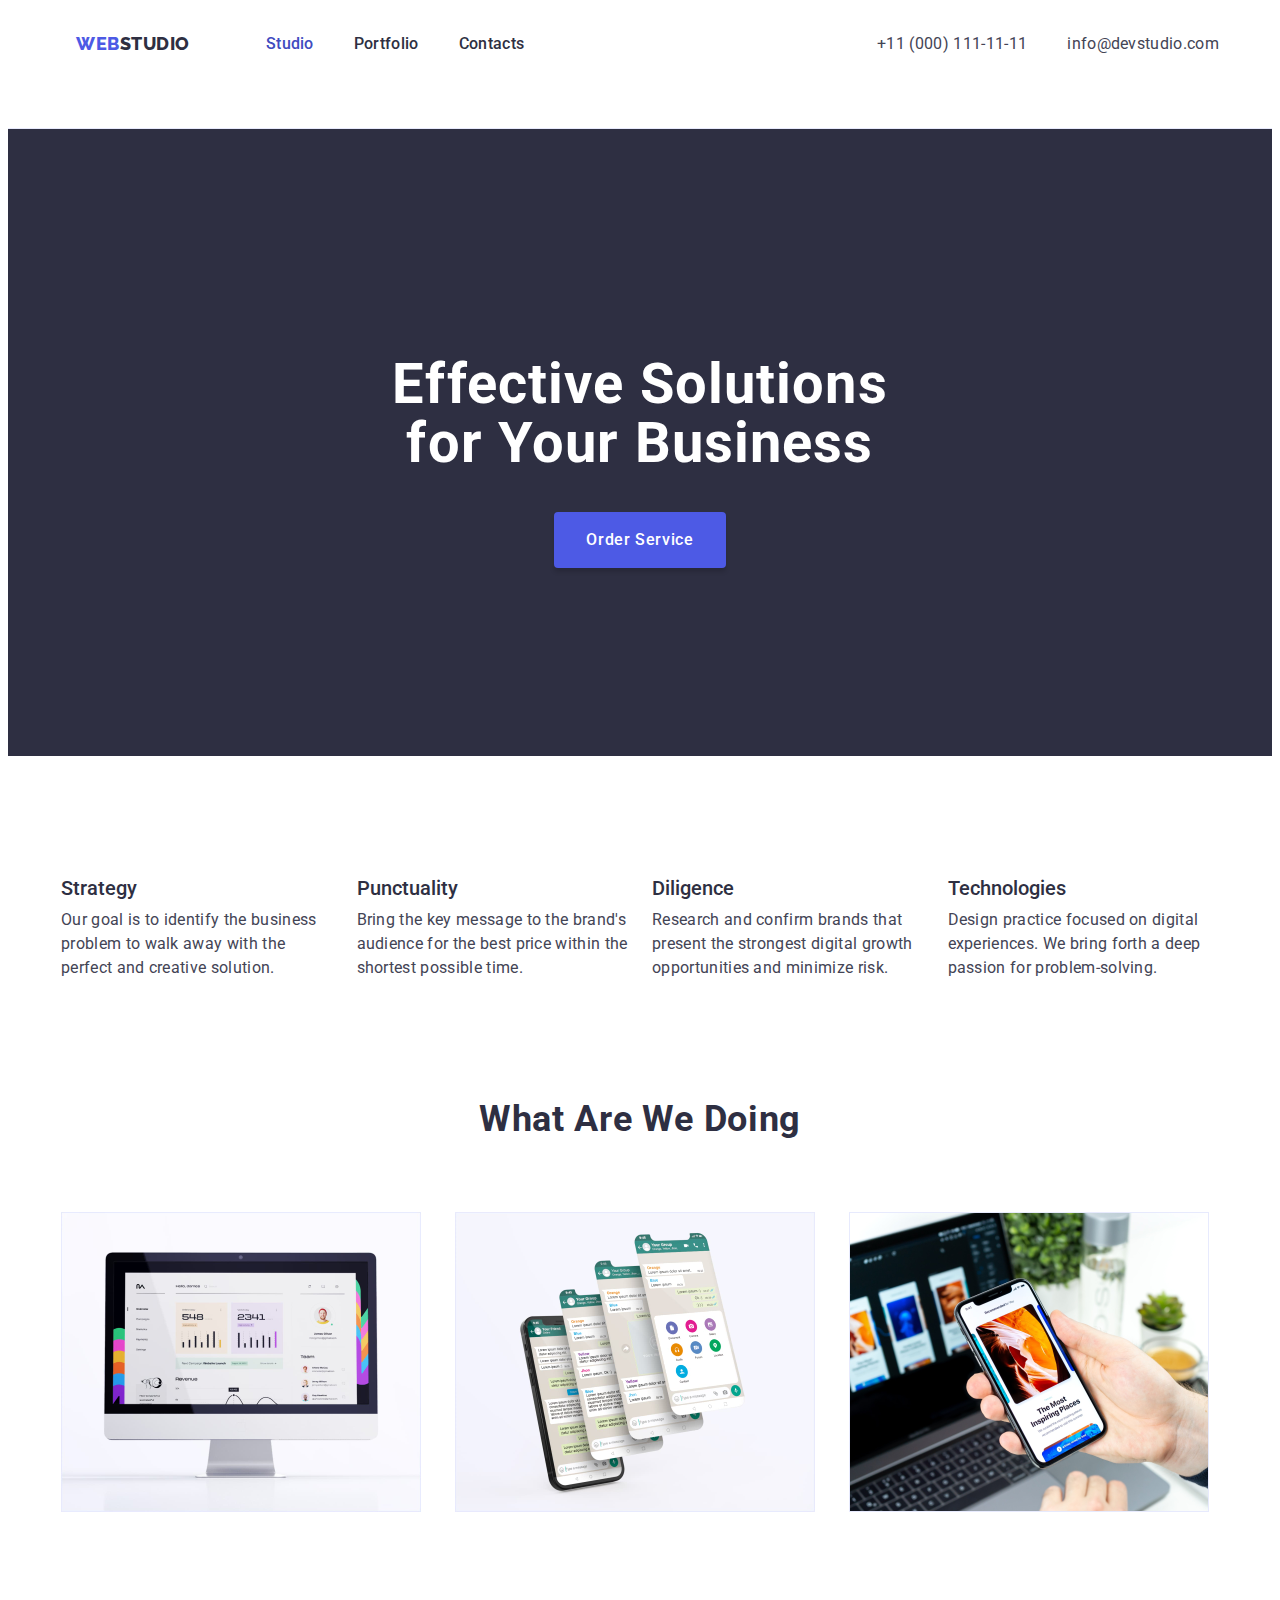
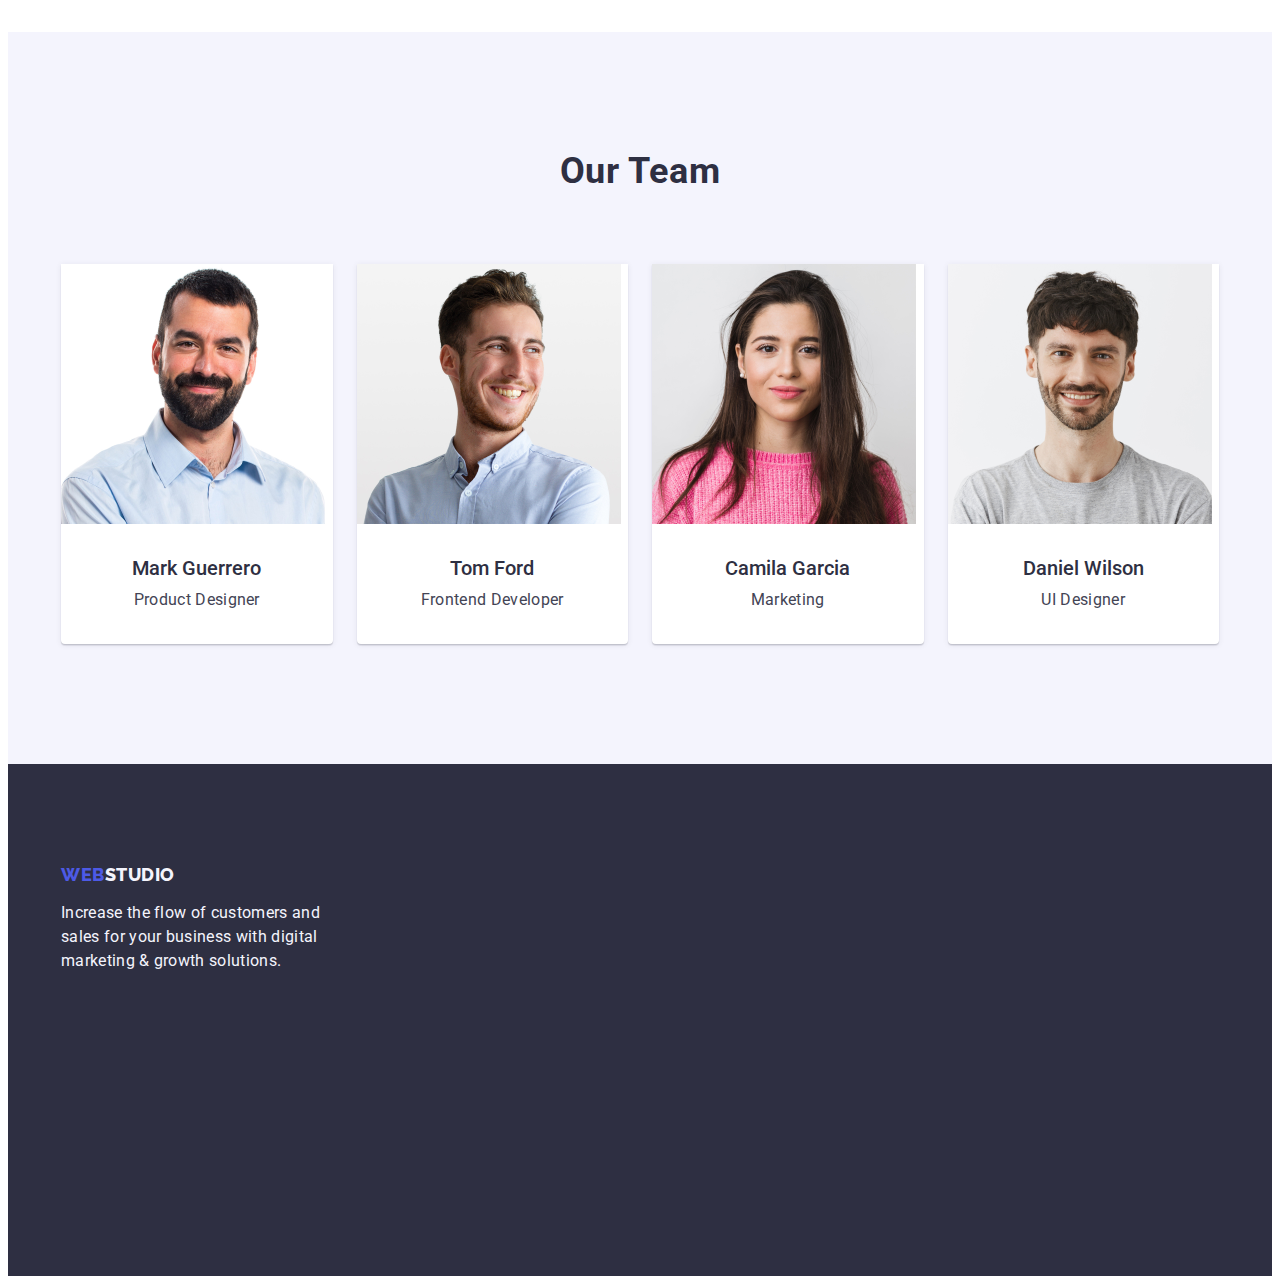
<file: index.html>
<!DOCTYPE html>
<html lang="en">
  <head>
    <meta charset="UTF-8" />

    <!-- Modern Normalize CSS -->
    <link
      rel="stylesheet"
      href="https://cdnjs.cloudflare.com/ajax/libs/modern-normalize/2.0.0/modern-normalize.min.css"
      integrity="sha512-4xo8blKMVCiXpTaLzQSLSw3KFOVPWhm/TRtuPVc4WG6kUgjH6J03IBuG7JZPkcWMxJ5huwaBpOpnwYElP/m6wg=="
      crossorigin="anonymous"
      referrerpolicy="no-referrer"
    />

    <!-- External CSS  -->
    <link rel="stylesheet" href="css/styles.css" />

    <!-- Fonts -->
    <link rel="preconnect" href="https://fonts.googleapis.com" />
    <link rel="preconnect" href="https://fonts.gstatic.com" crossorigin />
    <link
      href="https://fonts.googleapis.com/css2?family=Raleway:wght@800&family=Roboto:wght@400;500;700;900&display=swap"
      rel="stylesheet"
    />

    <title>Web Studio</title>
  </head>
  <body>
    <!-- Page header -->
    <header class="top-line">
      <div class="header-container container">
        <!-- Navbar -->
        <nav class="container nav-menu-section">
          <a href="#" class="logo logo-header"
            ><span class="text-color-iris">WEB</span>STUDIO</a
          >
          <ul class="nav-items">
            <li><a href="#" class="main-link">Studio</a></li>
            <li><a href="portfolio.html">Portfolio</a></li>
            <li><a href="#">Contacts</a></li>
          </ul>
        </nav>
        <!-- Navbar End -->

        <!-- Contacts section -->
        <address>
          <ul class="contacts-items">
            <li>
              <a href="tel:+110001111111">+11 (000) 111-11-11</a>
            </li>
            <li><a href="mailto:info@devstudio.com">info@devstudio.com</a></li>
          </ul>
        </address>
        <!-- End Contacts section -->
      </div>
    </header>
    <!-- End page header -->

    <!-- Main section -->
    <main>
      <!-- Hero section -->

      <section class="dark-bg-hero">
        <div class="container hero-container">
          <h1 class="heading-main">
            Effective Solutions <br />for Your Business
          </h1>
          <button type="button" class="primary-btn">Order Service</button>
        </div>
      </section>

      <!-- End Hero section -->

      <!-- Studio section -->

      <section class="goals-section">
        <div class="container">
          <h2 class="visually-hidden">
            Strategy, Punctuality, Diligence, Technologies
          </h2>
          <ul class="goal-item-section heading-section sub-paragraph goals">
            <li class="goals">
              <h3 class="heading-section">Strategy</h3>
              <p>
                Our goal is to identify the business problem to walk away with
                the perfect and creative solution.
              </p>
            </li>
            <li class="goals">
              <h3 class="heading-section">Punctuality</h3>
              <p>
                Bring the key message to the brand's audience for the best price
                within the shortest possible time.
              </p>
            </li>
            <li class="goals">
              <h3 class="heading-section">Diligence</h3>
              <p>
                Research and confirm brands that present the strongest digital
                growth opportunities and minimize risk.
              </p>
            </li>
            <li class="goals">
              <h3 class="heading-section">Technologies</h3>
              <p>
                Design practice focused on digital experiences. We bring forth a
                deep passion for problem-solving.
              </p>
            </li>
          </ul>
        </div>
      </section>

      <!-- End Studio section -->

      <!-- Projects section -->

      <section class="projects-section">
        <div class="container flex-column">
          <h2 class="heading-sub">What are we doing</h2>
          <ul class="projects-items-section">
            <li class="projects-items-section">
              <img
                src="images/mac_with_diagrams.jpg"
                alt="Mac with some diagrams"
                width="360"
                height="300"
              />
            </li>
            <li class="projects-items-section">
              <img
                src="images/iphone_multi_screen_whatsapp.jpg"
                alt="iPhone multi screen WhatsApp Messenger"
                width="360"
                height="300"
              />
            </li>
            <li class="projects-items-section">
              <img
                src="images/iphone_design_website.jpg"
                alt="iPhone displaying a website whose design is in the photo on a MacBook"
                width="360"
                height="300"
              />
            </li>
          </ul>
        </div>
      </section>

      <!-- End project section -->

      <!-- Team section -->

      <section class="light-bg">
        <div class="container flex-column">
          <h2 class="heading-sub">Our Team</h2>
          <ul
            class="team-items-section heading-section sub-paragraph team-image"
          >
            <li class="heading-section">
              <img
                src="images/marc_guerrero.jpg"
                alt="Picture of Mark Guerrero the Product Designer"
                width="264"
                height="260"
              />
              <div class="team-image-caption">
                <h3 class="heading-section">Mark Guerrero</h3>
                <p class="sub-paragraph">Product Designer</p>
              </div>
            </li>
            <li class="heading-section">
              <img
                src="images/tom_ford.jpg"
                alt="Picture of Tom Ford the Frontend Developer"
                width="264"
                height="260"
              />
              <div class="team-image-caption">
                <h3 class="heading-section">Tom Ford</h3>
                <p class="sub-paragraph">Frontend Developer</p>
              </div>
            </li>
            <li class="heading-section">
              <img
                src="images/camila_garcia.jpg"
                alt="Picture of Camila Garcia - Marketing"
                width="264"
                height="260"
              />
              <div class="team-image-caption">
                <h3 class="heading-section">Camila Garcia</h3>
                <p class="sub-paragraph">Marketing</p>
              </div>
            </li>
            <li class="heading-section">
              <img
                src="images/daniel_wilson.jpg"
                alt="Picture of Daniel Wilson the UI Designer"
                width="264"
                height="260"
              />
              <div class="team-image-caption">
                <h3 class="heading-section">Daniel Wilson</h3>
                <p class="sub-paragraph">UI Designer</p>
              </div>
            </li>
          </ul>
        </div>
      </section>

      <!-- End Team section -->
    </main>
    <!-- End main section -->

    <!-- Page footer -->
    <footer class="dark-bg-footer">
      <div class="container flex-column">
        <a href="#" class="logo logo-footer text-color-cloud"
          ><span class="text-color-iris">WEB</span>STUDIO</a
        >
        <p class="footer-paragraph">
          Increase the flow of customers and sales for your business with
          digital marketing & growth solutions.
        </p>
      </div>
    </footer>
    <!-- End page footer -->
  </body>
</html>
</file>
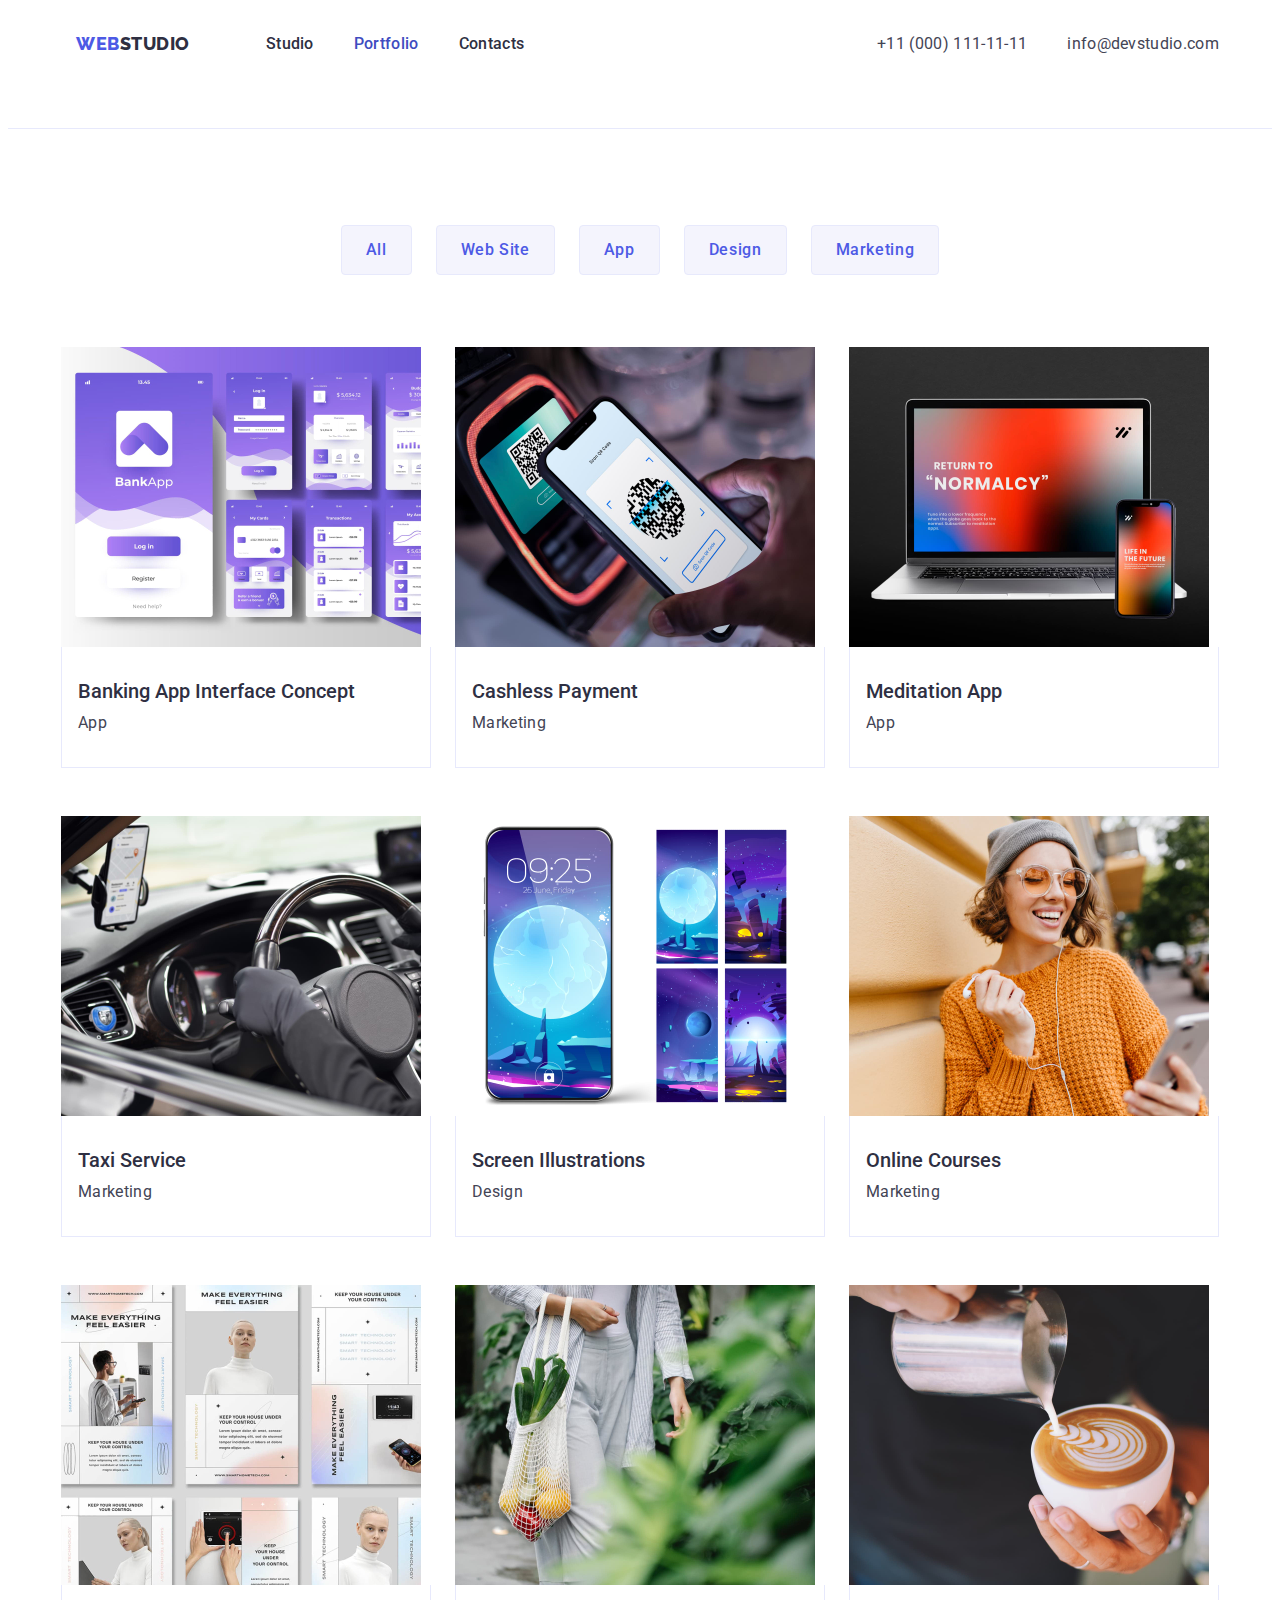
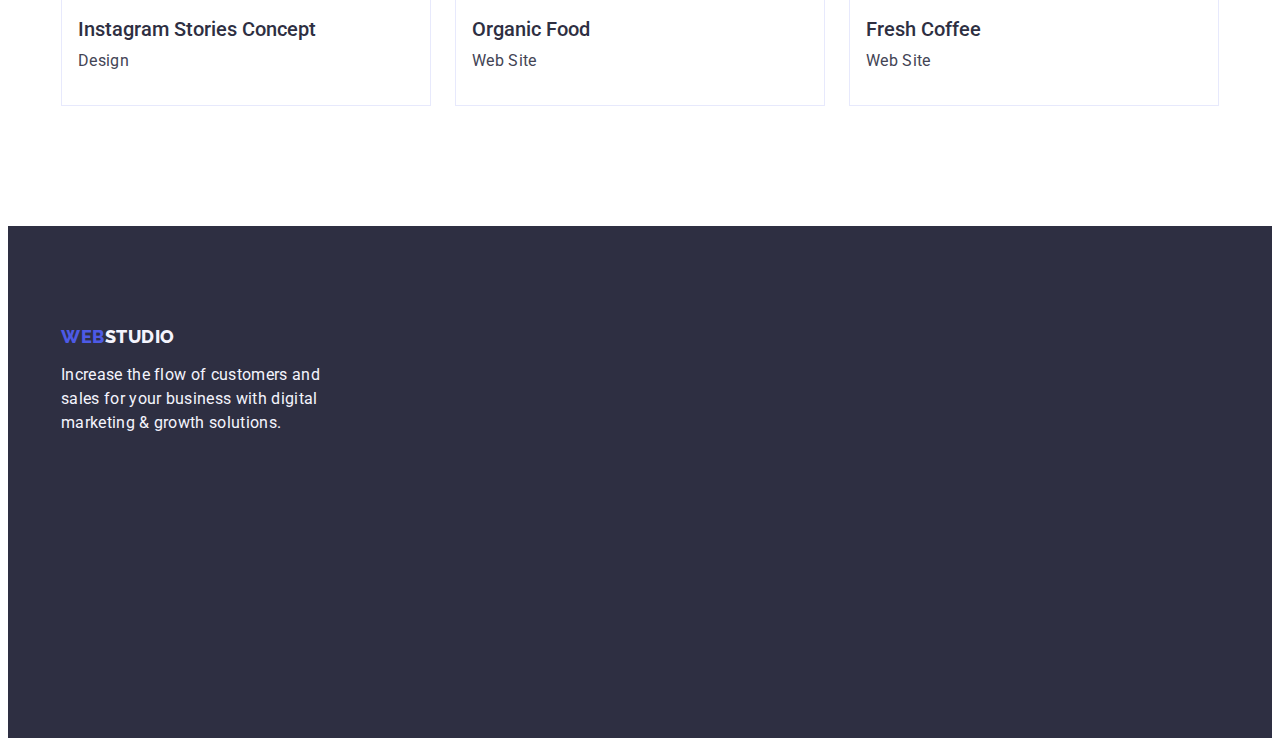
<file: portfolio.html>
<!DOCTYPE html>
<html lang="en">
  <head>
    <meta charset="UTF-8" />

    <!-- Modern Normalize CSS -->
    <link
      rel="stylesheet"
      href="https://cdnjs.cloudflare.com/ajax/libs/modern-normalize/2.0.0/modern-normalize.min.css"
      integrity="sha512-4xo8blKMVCiXpTaLzQSLSw3KFOVPWhm/TRtuPVc4WG6kUgjH6J03IBuG7JZPkcWMxJ5huwaBpOpnwYElP/m6wg=="
      crossorigin="anonymous"
      referrerpolicy="no-referrer"
    />

    <!-- External CSS  -->
    <link rel="stylesheet" href="css/styles.css" />

    <!-- Fonts -->
    <link rel="preconnect" href="https://fonts.googleapis.com" />
    <link rel="preconnect" href="https://fonts.gstatic.com" crossorigin />
    <link
      href="https://fonts.googleapis.com/css2?family=Raleway:wght@800&family=Roboto:wght@400;500;700;900&display=swap"
      rel="stylesheet"
    />

    <title>Web Studio</title>
  </head>
  <body>
    <!-- Page header -->
    <header class="top-line">
      <div class="header-container container">
        <!-- Navbar -->
        <nav class="container nav-menu-section">
          <a href="#" class="logo logo-header"
            ><span class="text-color-iris">WEB</span>STUDIO</a
          >
          <ul class="nav-items">
            <li><a href="index.html" class="not-main-link">Studio</a></li>
            <li><a href="#" class="main-link">Portfolio</a></li>
            <li><a href="#">Contacts</a></li>
          </ul>
        </nav>
        <!-- Navbar End -->

        <!-- Contacts section -->
        <address>
          <ul class="contacts-items">
            <li>
              <a href="tel:+110001111111">+11 (000) 111-11-11</a>
            </li>
            <li><a href="mailto:info@devstudio.com">info@devstudio.com</a></li>
          </ul>
        </address>
        <!-- End Contacts section -->
      </div>
    </header>
    <!-- End page header -->

    <!-- Main section -->
    <main>
      <section class="portfolio-container">
        <!-- Filters section -->
        <div class="container flex-column">
          <h1 class="visually-hidden">Portfolio</h1>
          <ul class="filter-buttons">
            <li>
              <button type="button" class="filter-btn">All</button>
            </li>
            <li>
              <button type="button" class="filter-btn">Web Site</button>
            </li>
            <li>
              <button type="button" class="filter-btn">App</button>
            </li>
            <li>
              <button type="button" class="filter-btn">Design</button>
            </li>
            <li>
              <button type="button" class="filter-btn">Marketing</button>
            </li>
          </ul>
          <!-- End filter section -->

          <!-- Portfolio section -->
          <ul class="portfolio-section">
            <li class="project-card-item">
              <a href class="project-card-link">
                <img
                  src="images/banking-app-interface-concept.jpg"
                  alt="Various Screens of a Banking App"
                  width="360"
                  height="300"
                />
                <div class="project-card-caption">
                  <h2 class="project-card-heading">
                    Banking App Interface Concept
                  </h2>
                  <p class="project-card-type">App</p>
                </div>
              </a>
            </li>
            <li class="project-card-item">
              <a href class="project-card-link">
                <img
                  src="images/cashless-payment.jpg"
                  alt="Phone Scanning QR Code"
                  width="360"
                  height="300"
                />

                <div class="project-card-caption">
                  <h2 class="project-card-heading">Cashless Payment</h2>
                  <p class="project-card-type">Marketing</p>
                </div>
              </a>
            </li>
            <li class="project-card-item">
              <a href class="project-card-link">
                <img
                  src="images/meditation-app.jpg"
                  alt="App Mockup on Mac and iPhone with 'Return to Normalcy' Text"
                  width="360"
                  height="300"
                />
                <div class="project-card-caption">
                  <h2 class="project-card-heading">Meditation App</h2>
                  <p class="project-card-type">App</p>
                </div>
              </a>
            </li>
            <li class="project-card-item">
              <a href class="project-card-link">
                <img
                  src="images/taxi-service.jpg"
                  alt="Car's front door showing steering wheel and driver using navigation on phone"
                  width="360"
                  height="300"
                />
                <div class="project-card-caption">
                  <h2 class="project-card-heading">Taxi Service</h2>
                  <p class="project-card-type">Marketing</p>
                </div>
              </a>
            </li>
            <li class="project-card-item">
              <a href class="project-card-link">
                <img
                  src="images/screen-illustrations.jpg"
                  alt="Visual Graphics for Screens"
                  width="360"
                  height="300"
                />
                <div class="project-card-caption">
                  <h2 class="project-card-heading">Screen Illustrations</h2>
                  <p class="project-card-type">Design</p>
                </div>
              </a>
            </li>
            <li class="project-card-item">
              <a href class="project-card-link">
                <img
                  src="images/online-courses.jpg"
                  alt="Smiling girl with headphones engaged in Online Course or Content"
                  width="360"
                  height="300"
                />
                <div class="project-card-caption">
                  <h2 class="project-card-heading">Online Courses</h2>
                  <p class="project-card-type">Marketing</p>
                </div>
              </a>
            </li>
            <li class="project-card-item">
              <a href class="project-card-link">
                <img
                  src="images/instagram-stories-concept.jpg"
                  alt="Instagram Stories Design"
                  width="360"
                  height="300"
                />
                <div class="project-card-caption">
                  <h2 class="project-card-heading">
                    Instagram Stories Concept
                  </h2>
                  <p class="project-card-type">Design</p>
                </div>
              </a>
            </li>
            <li class="project-card-item">
              <a href class="project-card-link">
                <img
                  src="images/organic-food.jpg"
                  alt="Woman  with a bag of Fresh Organic Food"
                  width="360"
                  height="300"
                />
                <div class="project-card-caption">
                  <h2 class="project-card-heading">Organic Food</h2>
                  <p class="project-card-type">Web Site</p>
                </div>
              </a>
            </li>
            <li class="project-card-item">
              <a href class="project-card-link">
                <img
                  src="images/fresh-coffee.jpg"
                  alt="Barista preparing Fresh Coffee"
                  width="360"
                  height="300"
                />
                <div class="project-card-caption">
                  <h2 class="project-card-heading">Fresh Coffee</h2>
                  <p class="project-card-type">Web Site</p>
                </div>
              </a>
            </li>
          </ul>
        </div>
      </section>
      <!-- End portfolio section -->
    </main>
    <!-- End main section -->

    <!-- Page footer -->
    <footer class="dark-bg-footer">
      <div class="container flex-column">
        <a href="index.html" class="logo logo-footer text-color-cloud"
          ><span class="text-color-iris">WEB</span>STUDIO</a
        >
        <p class="footer-paragraph">
          Increase the flow of customers and sales for your business with
          digital marketing & growth solutions.
        </p>
      </div>
    </footer>
    <!-- End page footer -->
  </body>
</html>
</file>
<file: css/styles.css>
:root {
  /* Colors */
  --cloud: #f4f4fd;
  --cornflower: #e7e9fc;
  --iris: #4d5ae5;
  --navyblue: #2e2f42;
  --ocean: #404bbf;
  --slate: #434455;
  --white: #fff;
}

body {
  font-family: "Roboto", sans-serif;
  color: var(--navyblue, #2e2f42);
  background: var(--white, #fff);
}

.dark-bg-hero {
  background: var(--navyblue, #2e2f42);
  padding: 188px 0;
}

.goals-section {
  padding: 120px 0;
}

.dark-bg-footer {
  height: 312px;
  background: var(--navyblue, #2e2f42);
  padding: 100px 0;
}

.light-bg {
  background: var(--cloud, #f4f4fd);
  padding: 120px 0;
}

ul {
  list-style-type: none;
}

img {
  display: block;
}

ul,
h3,
p,
figure {
  margin-block-start: 0;
  margin-block-end: 0;
  margin-inline-start: 0;
  margin-inline-end: 0;
  padding-inline-start: 0;
}

h2 {
  margin-block-end: 0;
  margin-block-start: 0;
}

/* FlexBox */

.container {
  display: flex;
  max-width: 1158px;
  margin: 0 auto;
  padding: 0 15px;
}

.goal-item-section {
  display: flex;
  gap: 24px;
}

.goals li {
  width: calc((100% - 72px) / 4);
}

.flex-column {
  flex-direction: column;
}

.header-container {
  display: flex;
  max-width: 1158px;
  margin: 0 auto;
  padding: 0 15px;
}

.nav-menu-section {
  display: flex;
  align-items: center;
  margin-left: 0;
}

.hero-container {
  flex-direction: column;
  align-items: center;
}

.team-items-section {
  display: flex;
  flex-direction: row;
  gap: 24px;
}

.team-items-section li {
  width: calc((100% - 72px) / 4);
  border-radius: 0 0 4px 4px;
}

.filter-buttons {
  display: flex;
  justify-content: center;
  gap: 24px;
  margin-bottom: 72px;
}

.projects-section {
  padding-bottom: 120px;
}

.projects-items-section {
  display: flex;
  gap: 24px;
}

.projects-items-section li {
  width: calc((100% - 48px) / 3);
}

.portfolio-container {
  padding-top: 96px;
  padding-bottom: 120px;
}

.portfolio-section {
  display: flex;
  flex-direction: row;
  flex-wrap: wrap;
  column-gap: 24px;
  row-gap: 48px;
}

/* Header */

.top-line {
  height: 72px;
  padding: 24px 0;
  border-bottom: 1px solid var(--cornflower, #e7e9fc);
}

/* Logo */

.logo {
  display: inline-block;
  color: var(--navyblue, #2e2f42);
  font-family: "Raleway", sans-serif;
  font-size: 18px;
  font-weight: 800;
  line-height: 1.17em; /* 116.667% */
  letter-spacing: 0.54px;
  text-transform: uppercase;
  text-decoration: none;
}

.logo-header {
  margin-right: 76px;
}

.logo-footer {
  margin-bottom: 16px;
}

.text-color-iris {
  color: var(--iris, #4d5ae5);
}

.text-color-cloud {
  color: var(--cloud, #f4f4fd);
}

/* Links */

.nav-items {
  display: flex;
  gap: 40px;
}

.nav-items a {
  color: var(--navyblue, #2e2f42);
  font-size: 16px;
  font-weight: 500;
  line-height: 1.5em; /* 150% */
  letter-spacing: 0.32px;
  text-decoration: none;
  padding: 24px 0;
}

.nav-items a:active {
  color: var(--ocean, #404bbf);
}

a.main-link {
  color: var(--ocean, #404bbf);
}

.project-card-link {
  text-decoration: none;
  cursor: default;
}

.contacts-items {
  display: flex;
  flex-direction: row;
  gap: 40px;
}

.contacts-items li,
.contacts-items a {
  color: var(--slate, #434455);
  font-size: 16px;
  font-style: normal;
  line-height: 1.5em; /* 150% */
  letter-spacing: 0.32px;
  text-decoration: none;
}

.contacts-items a:hover,
.contacts-items a:focus {
  color: var(--ocean, #404bbf);
}

.contacts-items a:active {
  color: var(--iris, #4d5ae5);
}

/* Heading */

.visually-hidden {
  position: absolute;
  white-space: nowrap;
  width: 1px;
  height: 1px;
  overflow: hidden;
  border: 0;
  padding: 0;
  clip: rect(0 0 0 0);
  clip-path: inset(50%);
  margin: -1px;
}

.heading-main {
  color: var(--white, #fff);
  text-align: center;
  font-size: 56px;
  font-weight: 700;
  line-height: 1.07em; /* 107.143% */
  letter-spacing: 1.12px;
  max-width: 496px;
}

.heading-sub {
  text-align: center;
  font-size: 36px;
  font-weight: 700;
  line-height: 1.11em; /* 111.111% */
  letter-spacing: 0.72px;
  text-transform: capitalize;
  margin-bottom: 72px;
}

.heading-section h3 {
  font-size: 20px;
  font-weight: 500;
  line-height: 1.2em; /* 120% */
  margin-bottom: 8px;
}

.project-card-heading,
.project-card-heading:visited {
  color: var(--navyblue, #2e2f42);
  font-size: 20px;
  font-weight: 500;
  line-height: 1.2em; /* 120% */
  margin-bottom: 8px;
}

/* Buttons */

.primary-btn {
  display: block;
  border-radius: 4px;
  background: var(--iris, #4d5ae5);
  box-shadow: 0px 4px 4px 0px rgba(0, 0, 0, 0.15);
  padding: 16px 32px;
  cursor: pointer;
  border: none;
  outline: none;

  /* Button Text */
  color: var(--white, #fff);
  font-family: "Roboto", sans-serif;
  font-size: 16px;
  font-weight: 500;
  line-height: 1.5em; /* 150% */
  letter-spacing: 0.64px;
}

.primary-btn:hover,
.primary-btn:focus {
  background: var(--ocean, #404bbf);
}

.filter-btn {
  padding: 12px 24px 12px;
  border-radius: 4px;
  border: 1px solid var(--cornflower, #e7e9fc);
  outline: none;
  background: var(--cloud, #f4f4fd);
  cursor: pointer;

  /* Button Text */
  color: var(--iris, #4d5ae5);
  text-align: center;
  font-family: "Roboto", sans-serif;
  font-size: 16px;
  font-weight: 500;
  line-height: 1.5em; /* 150% */
  letter-spacing: 0.64px;
}

.filter-btn:hover,
.filter-btn:focus {
  color: var(--white, #fff);
  background: var(--ocean, #404bbf);
  box-shadow: 0px 2px 2px 0px rgba(0, 0, 0, 0.12),
    0px 2px 1px 0px rgba(0, 0, 0, 0.08), 0px 3px 1px 0px rgba(0, 0, 0, 0.1);
  border: 1px solid transparent;
  outline: none;
}

/* Paragraph */

.sub-paragraph p {
  color: var(--slate, #434455);
  font-family: Roboto;
  font-size: 16px;
  line-height: 1.5em; /* 150% */
  letter-spacing: 0.32px;
}

.project-card-type,
.project-card-type:visited {
  color: var(--slate, #434455);
  font-family: Roboto;
  font-size: 16px;
  line-height: 1.5em; /* 150% */
  letter-spacing: 0.32px;
}

.footer-paragraph {
  color: var(--cloud, #f4f4fd);
  font-size: 16px;
  line-height: 1.5em; /* 150% */
  letter-spacing: 0.32px;
  max-width: 264px;
}

/* Images */

.team-image li {
  border-radius: 0px 0px 4px 4px;
  background: var(--white, #fff);
  box-shadow: 0px 2px 1px 0px rgba(46, 47, 66, 0.08),
    0px 1px 1px 0px rgba(46, 47, 66, 0.16),
    0px 1px 6px 0px rgba(46, 47, 66, 0.08);
}

.team-image-caption {
  padding: 32px 16px;
  text-align: center;
}

.project-card-item {
  width: calc((100% - 48px) / 3);
}

.project-card-caption {
  padding: 32px 16px 32px;
  border: 1px solid var(--cornflower, #e7e9fc);
  border-top: none;
}
</file>
